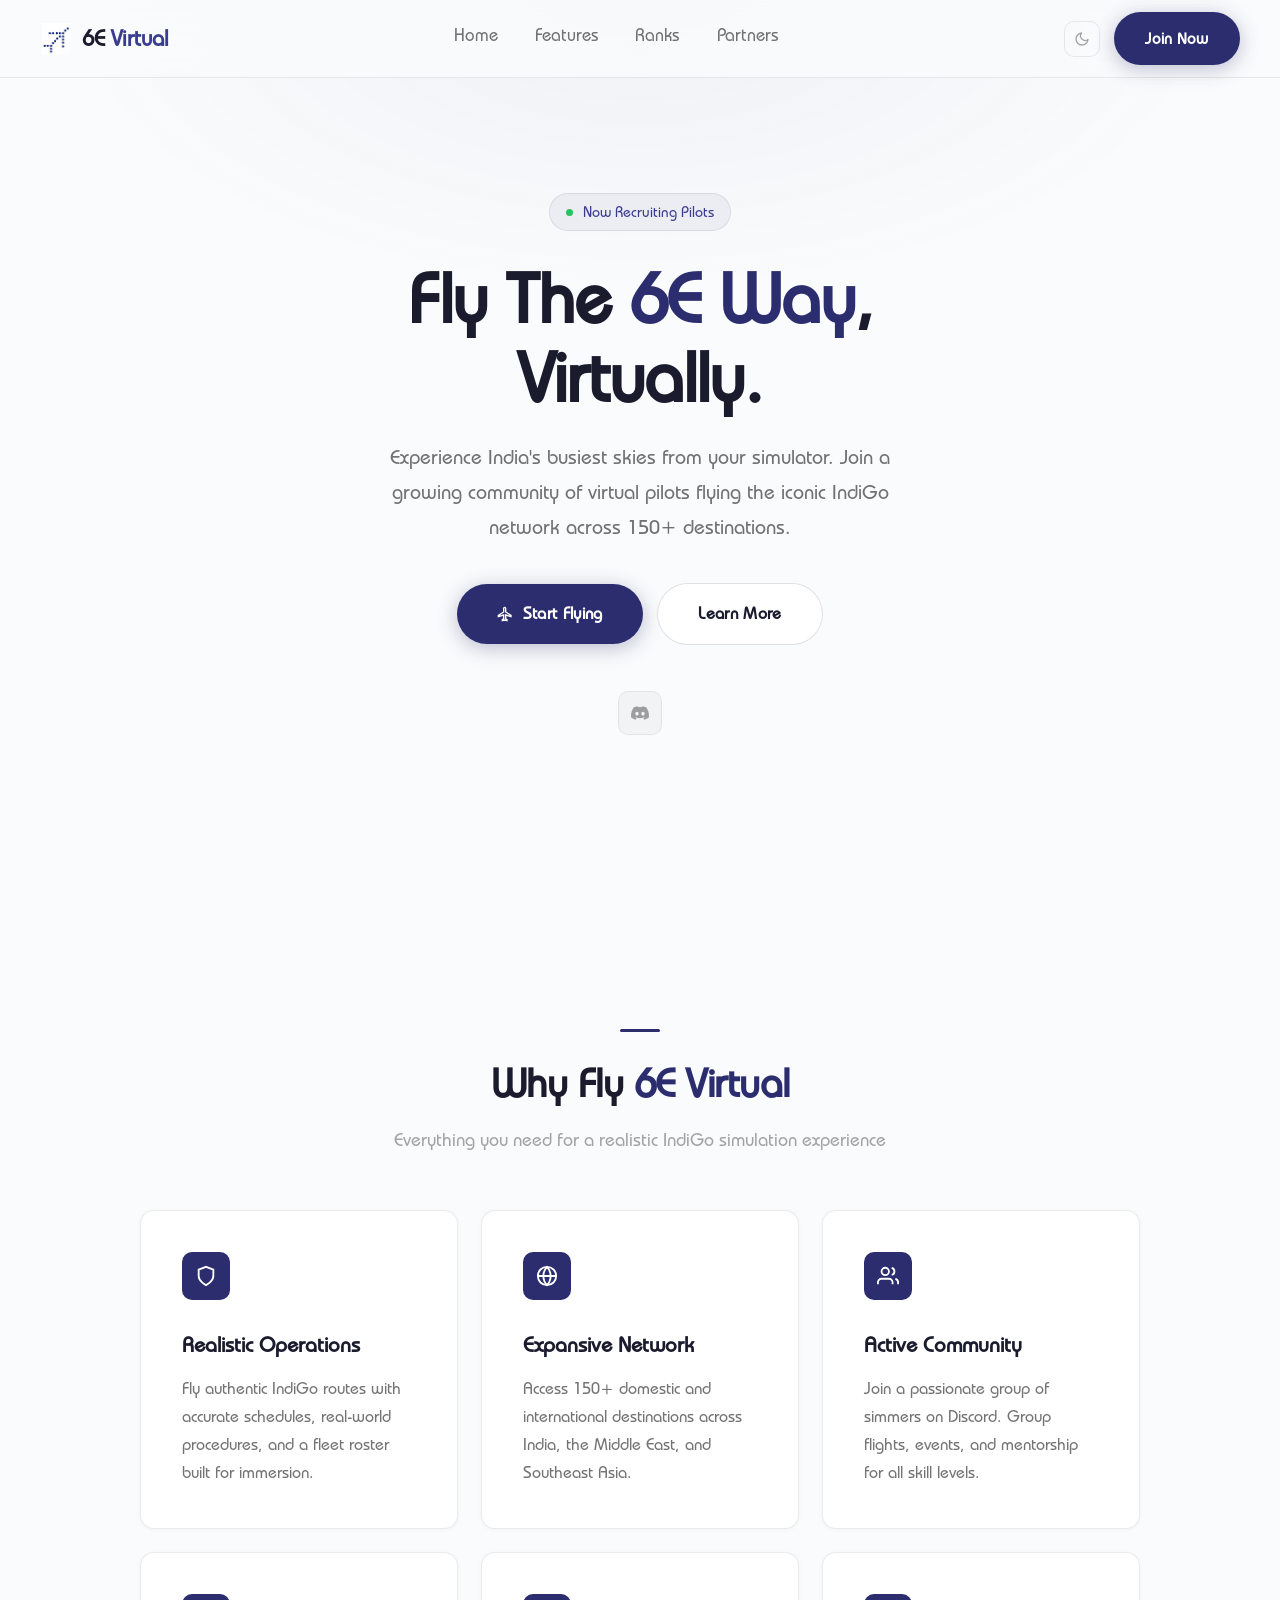
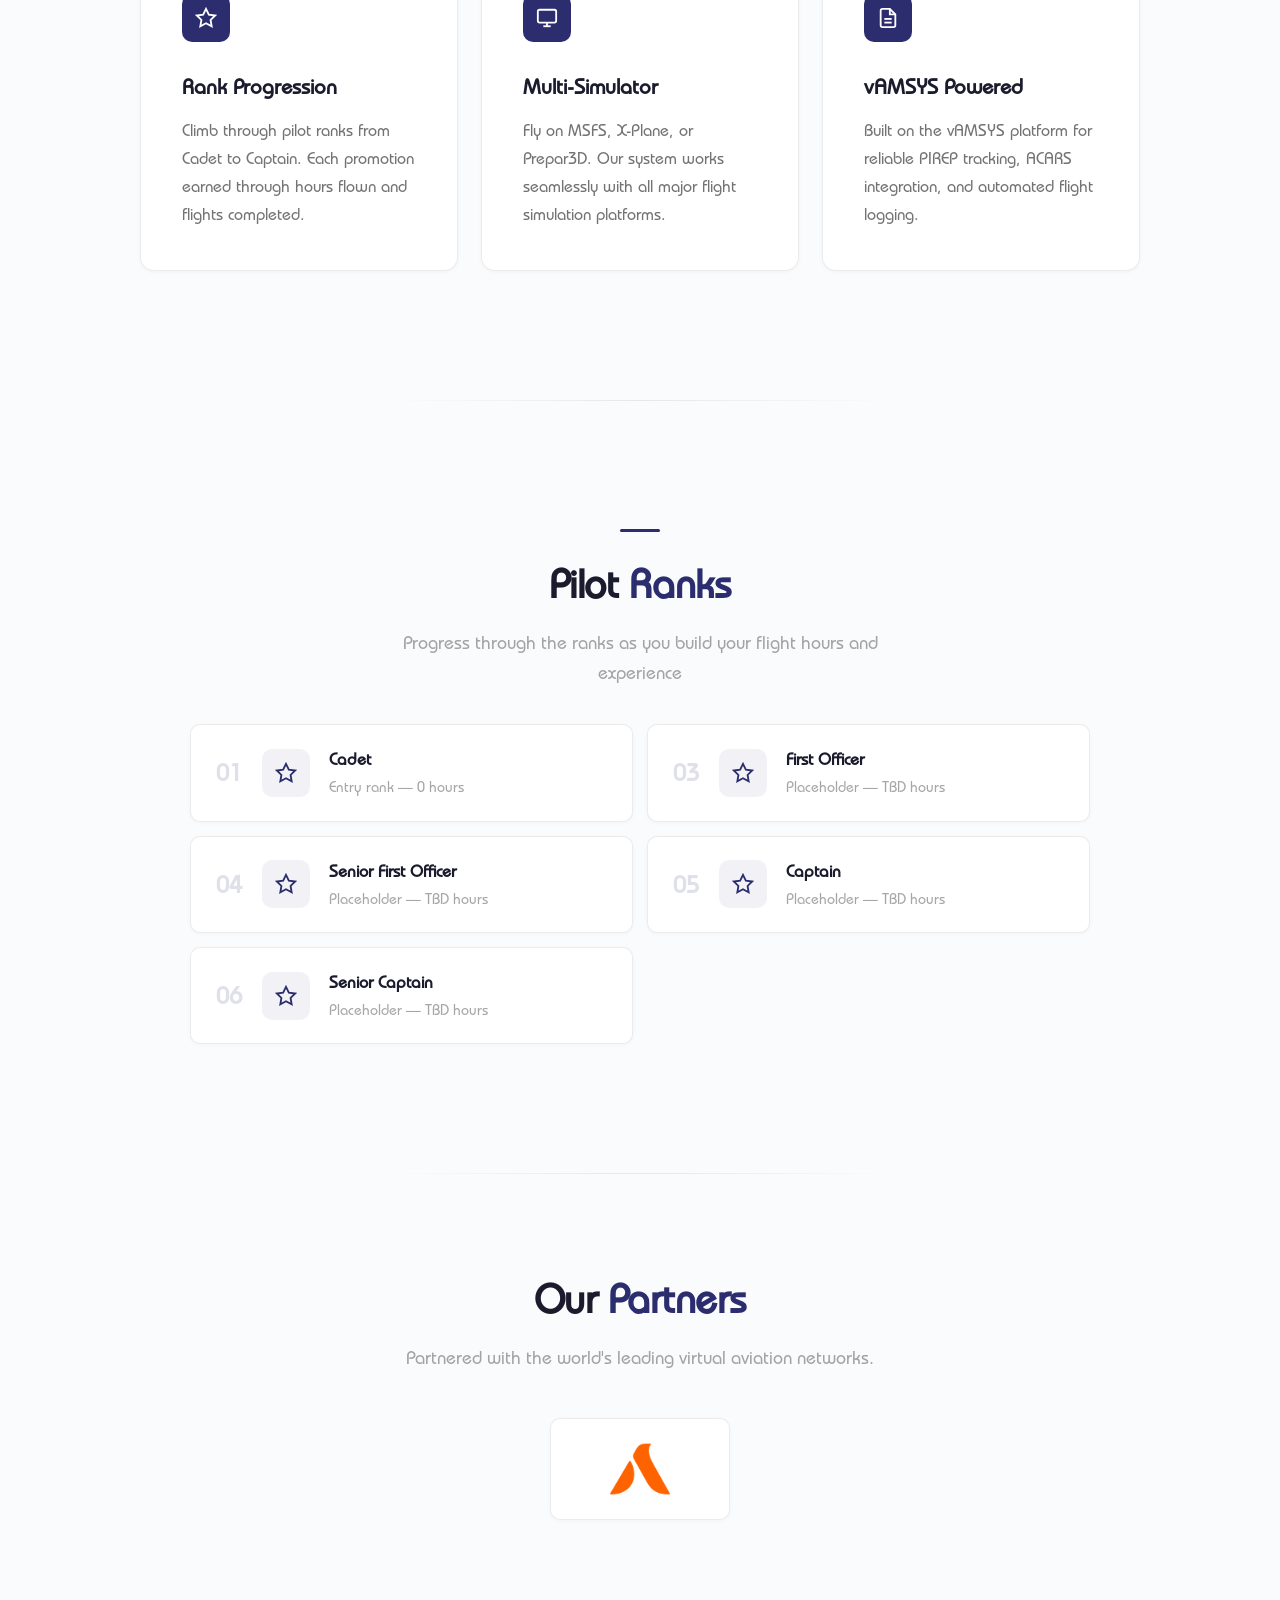
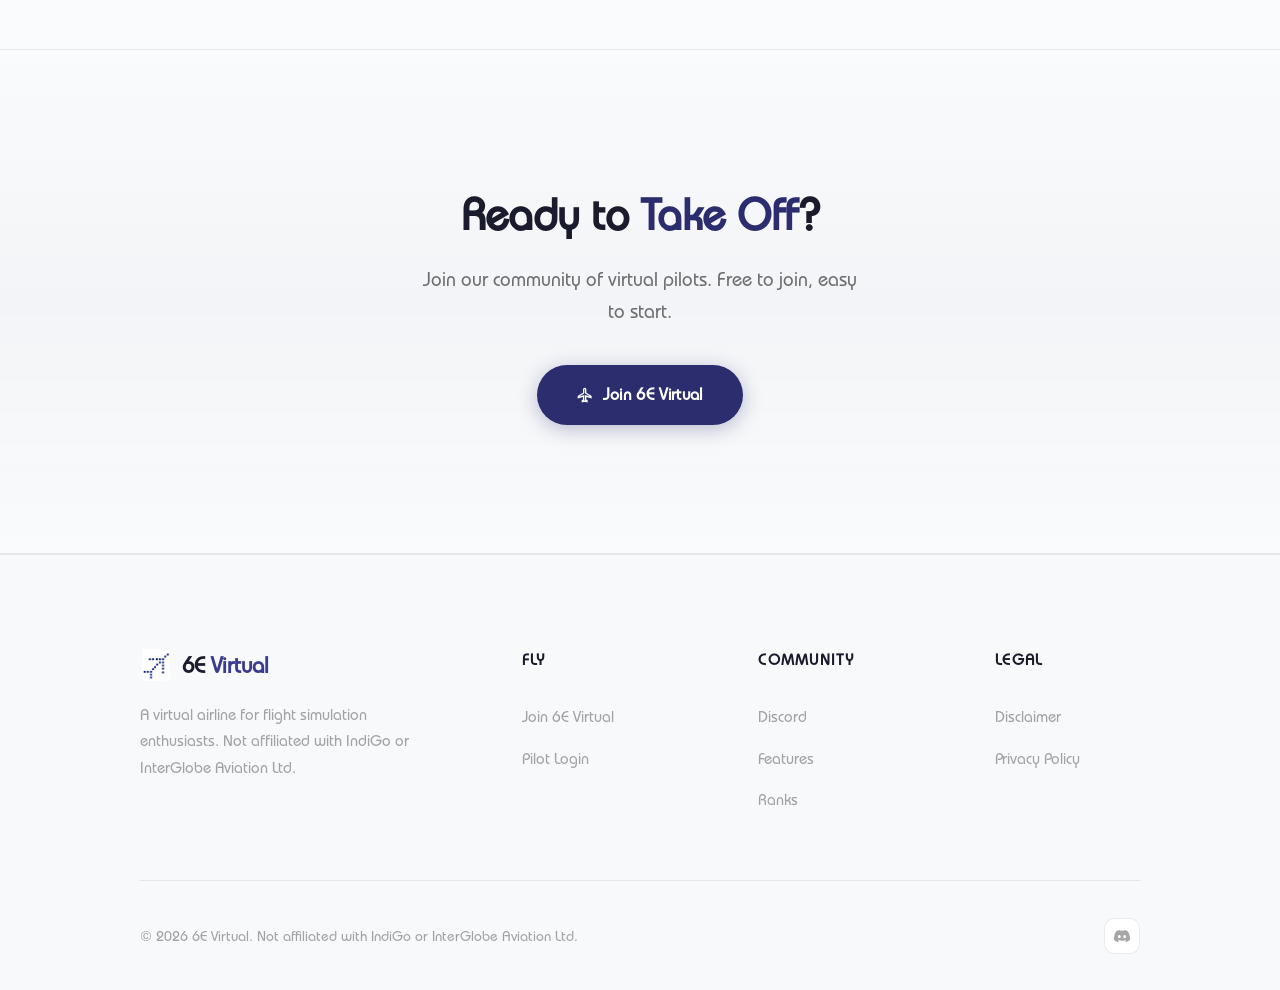
<file: index.html>
<!DOCTYPE html>
<html lang="en" data-theme="dark">
<head>
    <meta charset="UTF-8">
    <meta name="viewport" content="width=device-width, initial-scale=1.0">
    <title>6E Virtual | India's Premier Virtual Airline</title>
    <meta name="description" content="6E Virtual — Experience India's skies in flight simulation. Join our community of virtual aviators flying the IndiGo network.">

    <link rel="apple-touch-icon" sizes="180x180" href="favicon/apple-touch-icon.png">
    <link rel="icon" type="image/png" sizes="32x32" href="favicon/favicon-32x32.png">
    <link rel="icon" type="image/png" sizes="16x16" href="favicon/favicon-16x16.png">
    <link rel="icon" type="image/x-icon" href="favicon/favicon.ico">
    <link rel="manifest" href="favicon/site.webmanifest">

    <script>
        (function() {
            const saved = localStorage.getItem('6e-virtual-theme');
            const theme = saved || (window.matchMedia('(prefers-color-scheme: light)').matches ? 'light' : 'dark');
            document.documentElement.setAttribute('data-theme', theme);
        })();
    </script>

    <!-- Fonts: Bauhaus Medium (local) + Outfit (fallback) + Space Mono -->
    <link rel="preconnect" href="https://fonts.googleapis.com">
    <link rel="preconnect" href="https://fonts.gstatic.com" crossorigin>
    <link href="https://fonts.googleapis.com/css2?family=Outfit:wght@300;400;500;600;700;800&family=Space+Mono:wght@400;700&display=swap" rel="stylesheet">

    <link rel="stylesheet" href="css/variables.css">
    <link rel="stylesheet" href="css/base.css">
    <link rel="stylesheet" href="css/components.css">
    <link rel="stylesheet" href="css/layout.css">
    <link rel="stylesheet" href="css/responsive.css">
    <link rel="stylesheet" href="css/theme.css">
</head>
<body>

    <!-- Background -->
    <div class="bg-atmosphere"></div>

    <!-- ============================================
         Navigation
         ============================================ -->
    <nav id="navbar" style="transition: transform 0.3s ease, background 0.3s ease, box-shadow 0.3s ease;">
        <div class="nav-container">
            <a href="index.html" class="logo">
                <img src="images/logo-dark.png" alt="6E Virtual" class="logo-icon logo-dark">
                <img src="images/logo-light.png" alt="6E Virtual" class="logo-icon logo-light">
                <span class="logo-text">6E <span>Virtual</span></span>
            </a>

            <div class="nav-links">
                <a href="#hero">Home</a>
                <a href="#features">Features</a>
                <a href="#ranks">Ranks</a>
                <!-- <a href="#map">Live Map</a> -->
                <a href="#partners">Partners</a>
            </div>

            <div class="nav-cta">
                <button class="theme-toggle" aria-label="Toggle theme">
                    <svg class="icon-sun" viewBox="0 0 24 24" fill="none" stroke="currentColor" stroke-width="2" stroke-linecap="round" stroke-linejoin="round"><circle cx="12" cy="12" r="5"/><line x1="12" y1="1" x2="12" y2="3"/><line x1="12" y1="21" x2="12" y2="23"/><line x1="4.22" y1="4.22" x2="5.64" y2="5.64"/><line x1="18.36" y1="18.36" x2="19.78" y2="19.78"/><line x1="1" y1="12" x2="3" y2="12"/><line x1="21" y1="12" x2="23" y2="12"/><line x1="4.22" y1="19.78" x2="5.64" y2="18.36"/><line x1="18.36" y1="5.64" x2="19.78" y2="4.22"/></svg>
                    <svg class="icon-moon" viewBox="0 0 24 24" fill="none" stroke="currentColor" stroke-width="2" stroke-linecap="round" stroke-linejoin="round"><path d="M21 12.79A9 9 0 1 1 11.21 3 7 7 0 0 0 21 12.79z"/></svg>
                </button>
                <a href="https://vamsys.io/register/6evirtual" class="btn btn-primary" target="_blank">Join Now</a>
            </div>
        </div>
    </nav>


    <!-- ============================================
         Hero
         ============================================ -->
    <section class="hero" id="hero">
        <div class="hero-content">
            <div class="hero-badge" style="animation: fadeInUp 0.6s ease-out;">
                <span class="pulse"></span>
                Now Recruiting Pilots
            </div>

            <h1>
                Fly The <span class="gradient-text">6E Way</span>,<br>
                Virtually.
            </h1>

            <p class="hero-subtitle">
                Experience India's busiest skies from your simulator. Join a growing community of virtual pilots flying the iconic IndiGo network across 150+ destinations.
            </p>

            <div class="hero-ctas">
                <a href="#" class="btn btn-primary btn-large" target="_blank">
                    <svg viewBox="0 0 24 24" fill="none" stroke="currentColor" stroke-width="2"><path d="M21 16v-2l-8-5V3.5c0-.83-.67-1.5-1.5-1.5S10 2.67 10 3.5V9l-8 5v2l8-2.5V19l-2 1.5V22l3.5-1 3.5 1v-1.5L13 19v-5.5l8 2.5z"/></svg>
                    Start Flying
                </a>
                <a href="#features" class="btn btn-outline btn-large">
                    Learn More
                </a>
            </div>

            <div class="hero-social">
                <a href="https://discord.gg/jCjDeH5Kcd" class="social-link" target="_blank" title="Discord">
                    <svg viewBox="0 0 24 24" fill="currentColor">
                        <path d="M20.317 4.37a19.791 19.791 0 0 0-4.885-1.515.074.074 0 0 0-.079.037c-.21.375-.444.864-.608 1.25a18.27 18.27 0 0 0-5.487 0 12.64 12.64 0 0 0-.617-1.25.077.077 0 0 0-.079-.037A19.736 19.736 0 0 0 3.677 4.37a.07.07 0 0 0-.032.027C.533 9.046-.32 13.58.099 18.057a.082.082 0 0 0 .031.057 19.9 19.9 0 0 0 5.993 3.03.078.078 0 0 0 .084-.028 14.09 14.09 0 0 0 1.226-1.994.076.076 0 0 0-.041-.106 13.107 13.107 0 0 1-1.872-.892.077.077 0 0 1-.008-.128 10.2 10.2 0 0 0 .372-.292.074.074 0 0 1 .077-.01c3.928 1.793 8.18 1.793 12.062 0a.074.074 0 0 1 .078.01c.12.098.246.198.373.292a.077.077 0 0 1-.006.127 12.299 12.299 0 0 1-1.873.892.077.077 0 0 0-.041.107c.36.698.772 1.362 1.225 1.993a.076.076 0 0 0 .084.028 19.839 19.839 0 0 0 6.002-3.03.077.077 0 0 0 .032-.054c.5-5.177-.838-9.674-3.549-13.66a.061.061 0 0 0-.031-.03zM8.02 15.33c-1.183 0-2.157-1.085-2.157-2.419 0-1.333.956-2.419 2.157-2.419 1.21 0 2.176 1.096 2.157 2.42 0 1.333-.956 2.418-2.157 2.418zm7.975 0c-1.183 0-2.157-1.085-2.157-2.419 0-1.333.955-2.419 2.157-2.419 1.21 0 2.176 1.096 2.157 2.42 0 1.333-.946 2.418-2.157 2.418z"/>
                    </svg>                
                </a>
            </div>
        </div>

        <!--<div class="scroll-cue">
            <span>Scroll</span>
            <div class="scroll-cue-line"></div>
        </div>-->
    </section>


    <!-- Ticker
    <div class="ticker-strip">
        <div class="ticker-track">
            <div class="ticker-item"><span class="ticker-dot"></span>MSFS · X-Plane · Prepar3D</div>
            <div class="ticker-item"><span class="ticker-dot"></span>150+ Destinations</div>
            <div class="ticker-item"><span class="ticker-dot"></span>vAMSYS Powered</div>
            <div class="ticker-item"><span class="ticker-dot"></span>A320neo · ATR 72</div>
            <div class="ticker-item"><span class="ticker-dot"></span>Domestic & International</div>
            <div class="ticker-item"><span class="ticker-dot"></span>Free to Join</div>
            <div class="ticker-item"><span class="ticker-dot"></span>Active Discord Community</div>
            <div class="ticker-item"><span class="ticker-dot"></span>SimBrief Integration</div>
            <div class="ticker-item"><span class="ticker-dot"></span>MSFS · X-Plane · Prepar3D</div>
            <div class="ticker-item"><span class="ticker-dot"></span>150+ Destinations</div>
            <div class="ticker-item"><span class="ticker-dot"></span>vAMSYS Powered</div>
            <div class="ticker-item"><span class="ticker-dot"></span>A320neo · ATR 72</div>
            <div class="ticker-item"><span class="ticker-dot"></span>A320neo · ATR 72</div>
            <div class="ticker-item"><span class="ticker-dot"></span>A320neo · ATR 72</div>
            <div class="ticker-item"><span class="ticker-dot"></span>Domestic & International</div>
            <div class="ticker-item"><span class="ticker-dot"></span>Free to Join</div>
            <div class="ticker-item"><span class="ticker-dot"></span>Active Discord Community</div>
            <div class="ticker-item"><span class="ticker-dot"></span>SimBrief Integration</div>
        </div>
    </div> -->


    <!-- ============================================
         Statistics (COMMENTED OUT)
         ============================================ -->
    <!--
    <section class="stats-section" id="stats">...</section>
    -->


    <!-- ============================================
         Live Flight Map (COMMENTED OUT)
         ============================================ -->
    <!--
    <section class="map-section" id="map">...</section>
    -->


    <!-- ============================================
         Features
         ============================================ -->
    <section class="features-section" id="features">
        <div class="section-header reveal" style="flex-direction:column;align-items:center;text-align:center;">
            <div class="section-line"></div>
            <h2 class="section-title">Why Fly <span class="gradient-text">6E Virtual</span></h2>
            <p class="section-subtitle">Everything you need for a realistic IndiGo simulation experience</p>
        </div>

        <div class="features-grid">
            <div class="feature-card reveal reveal-delay-1">
                <div class="feature-icon">
                    <svg viewBox="0 0 24 24" fill="none" stroke="currentColor" stroke-width="2"><path d="M12 22s8-4 8-10V5l-8-3-8 3v7c0 6 8 10 8 10z"/></svg>
                </div>
                <h3>Realistic Operations</h3>
                <p>Fly authentic IndiGo routes with accurate schedules, real-world procedures, and a fleet roster built for immersion.</p>
            </div>

            <div class="feature-card reveal reveal-delay-2">
                <div class="feature-icon">
                    <svg viewBox="0 0 24 24" fill="none" stroke="currentColor" stroke-width="2"><circle cx="12" cy="12" r="10"/><path d="M2 12h20M12 2a15.3 15.3 0 014 10 15.3 15.3 0 01-4 10 15.3 15.3 0 01-4-10A15.3 15.3 0 0112 2z"/></svg>
                </div>
                <h3>Expansive Network</h3>
                <p>Access 150+ domestic and international destinations across India, the Middle East, and Southeast Asia.</p>
            </div>

            <div class="feature-card reveal reveal-delay-3">
                <div class="feature-icon">
                    <svg viewBox="0 0 24 24" fill="none" stroke="currentColor" stroke-width="2"><path d="M17 21v-2a4 4 0 00-4-4H5a4 4 0 00-4 4v2"/><circle cx="9" cy="7" r="4"/><path d="M23 21v-2a4 4 0 00-3-3.87M16 3.13a4 4 0 010 7.75"/></svg>
                </div>
                <h3>Active Community</h3>
                <p>Join a passionate group of simmers on Discord. Group flights, events, and mentorship for all skill levels.</p>
            </div>

            <div class="feature-card reveal reveal-delay-1">
                <div class="feature-icon">
                    <svg viewBox="0 0 24 24" fill="none" stroke="currentColor" stroke-width="2"><polygon points="12 2 15.09 8.26 22 9.27 17 14.14 18.18 21.02 12 17.77 5.82 21.02 7 14.14 2 9.27 8.91 8.26 12 2"/></svg>
                </div>
                <h3>Rank Progression</h3>
                <p>Climb through pilot ranks from Cadet to Captain. Each promotion earned through hours flown and flights completed.</p>
            </div>

            <div class="feature-card reveal reveal-delay-2">
                <div class="feature-icon">
                    <svg viewBox="0 0 24 24" fill="none" stroke="currentColor" stroke-width="2"><rect x="2" y="3" width="20" height="14" rx="2"/><line x1="8" y1="21" x2="16" y2="21"/><line x1="12" y1="17" x2="12" y2="21"/></svg>
                </div>
                <h3>Multi-Simulator</h3>
                <p>Fly on MSFS, X-Plane, or Prepar3D. Our system works seamlessly with all major flight simulation platforms.</p>
            </div>

            <div class="feature-card reveal reveal-delay-3">
                <div class="feature-icon">
                    <svg viewBox="0 0 24 24" fill="none" stroke="currentColor" stroke-width="2"><path d="M14 2H6a2 2 0 00-2 2v16a2 2 0 002 2h12a2 2 0 002-2V8z"/><polyline points="14 2 14 8 20 8"/><line x1="16" y1="13" x2="8" y2="13"/><line x1="16" y1="17" x2="8" y2="17"/></svg>
                </div>
                <h3>vAMSYS Powered</h3>
                <p>Built on the vAMSYS platform for reliable PIREP tracking, ACARS integration, and automated flight logging.</p>
            </div>
        </div>
    </section>


    <!-- Separator -->
    <div class="separator"></div>


    <!-- ============================================
         EFB (COMMENTED OUT)
         ============================================ -->
    <!--
    <section class="efb-section" id="efb">...</section>
    -->


    <!-- ============================================
         Ranks
         ============================================ -->
    <section class="ranks-section" id="ranks">
        <div class="ranks-header reveal">
            <div class="section-line"></div>
            <h2>Pilot <span class="gradient-text">Ranks</span></h2>
            <p>Progress through the ranks as you build your flight hours and experience</p>
        </div>

        <div class="ranks-grid">
            <div class="rank-card reveal reveal-delay-1">
                <div class="rank-number">01</div>
                <div class="rank-icon"><svg viewBox="0 0 24 24" fill="none" stroke="currentColor" stroke-width="2"><polygon points="12 2 15.09 8.26 22 9.27 17 14.14 18.18 21.02 12 17.77 5.82 21.02 7 14.14 2 9.27 8.91 8.26 12 2"/></svg></div>
                <div class="rank-info"><div class="rank-name">Cadet</div><div class="rank-requirements">Entry rank — 0 hours</div></div>
            </div>
            <!--<div class="rank-card reveal reveal-delay-2">
                <div class="rank-number">02</div>
                <div class="rank-icon"><svg viewBox="0 0 24 24" fill="none" stroke="currentColor" stroke-width="2"><polygon points="12 2 15.09 8.26 22 9.27 17 14.14 18.18 21.02 12 17.77 5.82 21.02 7 14.14 2 9.27 8.91 8.26 12 2"/></svg></div>
                <div class="rank-info"><div class="rank-name">Second Officer</div><div class="rank-requirements">Placeholder — TBD hours</div></div>
            </div>-->
            <div class="rank-card reveal reveal-delay-3">
                <div class="rank-number">03</div>
                <div class="rank-icon"><svg viewBox="0 0 24 24" fill="none" stroke="currentColor" stroke-width="2"><polygon points="12 2 15.09 8.26 22 9.27 17 14.14 18.18 21.02 12 17.77 5.82 21.02 7 14.14 2 9.27 8.91 8.26 12 2"/></svg></div>
                <div class="rank-info"><div class="rank-name">First Officer</div><div class="rank-requirements">Placeholder — TBD hours</div></div>
            </div>
            <div class="rank-card reveal reveal-delay-4">
                <div class="rank-number">04</div>
                <div class="rank-icon"><svg viewBox="0 0 24 24" fill="none" stroke="currentColor" stroke-width="2"><polygon points="12 2 15.09 8.26 22 9.27 17 14.14 18.18 21.02 12 17.77 5.82 21.02 7 14.14 2 9.27 8.91 8.26 12 2"/></svg></div>
                <div class="rank-info"><div class="rank-name">Senior First Officer</div><div class="rank-requirements">Placeholder — TBD hours</div></div>
            </div>
            <div class="rank-card reveal reveal-delay-5">
                <div class="rank-number">05</div>
                <div class="rank-icon"><svg viewBox="0 0 24 24" fill="none" stroke="currentColor" stroke-width="2"><polygon points="12 2 15.09 8.26 22 9.27 17 14.14 18.18 21.02 12 17.77 5.82 21.02 7 14.14 2 9.27 8.91 8.26 12 2"/></svg></div>
                <div class="rank-info"><div class="rank-name">Captain</div><div class="rank-requirements">Placeholder — TBD hours</div></div>
            </div>
            <div class="rank-card reveal reveal-delay-6">
                <div class="rank-number">06</div>
                <div class="rank-icon"><svg viewBox="0 0 24 24" fill="none" stroke="currentColor" stroke-width="2"><polygon points="12 2 15.09 8.26 22 9.27 17 14.14 18.18 21.02 12 17.77 5.82 21.02 7 14.14 2 9.27 8.91 8.26 12 2"/></svg></div>
                <div class="rank-info"><div class="rank-name">Senior Captain</div><div class="rank-requirements">Placeholder — TBD hours</div></div>
            </div>
        </div>
    </section>


    <!-- Separator -->
    <div class="separator"></div>


    <!-- ============================================
    PARTNERS SECTION
    Add this before the Footer in index.html
    ============================================ -->

    <!-- Partners Section -->
    <section class="partners-section" id="partners">
        <div class="partners-header">
            <h2>Our <span class="gradient-text">Partners</span></h2>
            <p>Partnered with the world's leading virtual aviation networks.</p>
        </div>
        <div class="partners-grid">
            
            <!-- Partner 1: Golden Age Aviation -->
            <a href="https://www.akasavirtual.com/" class="partner-logo" target="_blank">
                <img src="images/Akasa.png" alt="Akasa Virtual">
            </a>
            
            <!-- Partner 2: Add more partners like this -->
            
            <!--<a href="https://spicejetva.org/" class="partner-logo" target="_blank">
                <img src="Images/Partners/spicejet.png" alt="SpiceJet Virtual">
            </a>-->
        </div>
    </section>


    <!-- ============================================
         CTA
         ============================================ -->
    <section class="cta-banner reveal">
        <h2>Ready to <span class="gradient-text">Take Off</span>?</h2>
        <p>Join our community of virtual pilots. Free to join, easy to start.</p>
        <a href="#" class="btn btn-primary btn-large" target="_blank">
            <svg viewBox="0 0 24 24" fill="none" stroke="currentColor" stroke-width="2"><path d="M21 16v-2l-8-5V3.5c0-.83-.67-1.5-1.5-1.5S10 2.67 10 3.5V9l-8 5v2l8-2.5V19l-2 1.5V22l3.5-1 3.5 1v-1.5L13 19v-5.5l8 2.5z"/></svg>
            Join 6E Virtual
        </a>
    </section>


    <!-- ============================================
         Footer
         ============================================ -->
    <footer>
        <div class="footer-container">
            <div class="footer-grid">
                <div class="footer-brand">
                    <a href="index.html" class="logo">
                        <img src="images/logo-dark.png" alt="6E Virtual" class="logo-icon logo-dark">
                        <img src="images/logo-light.png" alt="6E Virtual" class="logo-icon logo-light">
                        <span class="logo-text">6E <span>Virtual</span></span>
                    </a>
                    <p class="footer-description">A virtual airline for flight simulation enthusiasts. Not affiliated with IndiGo or InterGlobe Aviation Ltd.</p>
                </div>

                <div class="footer-column">
                    <h4>Fly</h4>
                    <ul>
                        <li><a href="https://vamsys.io/register/6evirtual">Join 6E Virtual</a></li>
                        <li><a href="https://vamsys.io/login/6evirtual">Pilot Login</a></li>
                    </ul>
                </div>

                <div class="footer-column">
                    <h4>Community</h4>
                    <ul>
                        <li><a href="https://discord.gg/jCjDeH5Kcd" target="_blank">Discord</a></li>
                        <li><a href="#features">Features</a></li>
                        <li><a href="#ranks">Ranks</a></li>
                    </ul>
                </div>

                <div class="footer-column">
                    <h4>Legal</h4>
                    <ul>
                        <li><a href="disclaimer.html">Disclaimer</a></li>
                        <li><a href="privacypolicy.html">Privacy Policy</a></li>
                    </ul>
                </div>
            </div>

            <div class="footer-bottom">
                <p class="footer-copyright">&copy; 2026 6E Virtual. Not affiliated with IndiGo or InterGlobe Aviation Ltd.</p>
                <div class="footer-social">
                    <a href="https://discord.gg/jCjDeH5Kcd" target="_blank" title="Discord">
                        <svg viewBox="0 0 24 24" fill="currentColor">
                            <path d="M20.317 4.37a19.791 19.791 0 0 0-4.885-1.515.074.074 0 0 0-.079.037c-.21.375-.444.864-.608 1.25a18.27 18.27 0 0 0-5.487 0 12.64 12.64 0 0 0-.617-1.25.077.077 0 0 0-.079-.037A19.736 19.736 0 0 0 3.677 4.37a.07.07 0 0 0-.032.027C.533 9.046-.32 13.58.099 18.057a.082.082 0 0 0 .031.057 19.9 19.9 0 0 0 5.993 3.03.078.078 0 0 0 .084-.028 14.09 14.09 0 0 0 1.226-1.994.076.076 0 0 0-.041-.106 13.107 13.107 0 0 1-1.872-.892.077.077 0 0 1-.008-.128 10.2 10.2 0 0 0 .372-.292.074.074 0 0 1 .077-.01c3.928 1.793 8.18 1.793 12.062 0a.074.074 0 0 1 .078.01c.12.098.246.198.373.292a.077.077 0 0 1-.006.127 12.299 12.299 0 0 1-1.873.892.077.077 0 0 0-.041.107c.36.698.772 1.362 1.225 1.993a.076.076 0 0 0 .084.028 19.839 19.839 0 0 0 6.002-3.03.077.077 0 0 0 .032-.054c.5-5.177-.838-9.674-3.549-13.66a.061.061 0 0 0-.031-.03zM8.02 15.33c-1.183 0-2.157-1.085-2.157-2.419 0-1.333.956-2.419 2.157-2.419 1.21 0 2.176 1.096 2.157 2.42 0 1.333-.956 2.418-2.157 2.418zm7.975 0c-1.183 0-2.157-1.085-2.157-2.419 0-1.333.955-2.419 2.157-2.419 1.21 0 2.176 1.096 2.157 2.42 0 1.333-.946 2.418-2.157 2.418z"/>
                        </svg>                    
                    </a>
                </div>
            </div>
        </div>
    </footer>

    <script src="js/config.js"></script>
    <script src="js/theme.js"></script>
    <script src="js/stats.js"></script>
    <script src="js/main.js"></script>
</body>
</html>
</file>
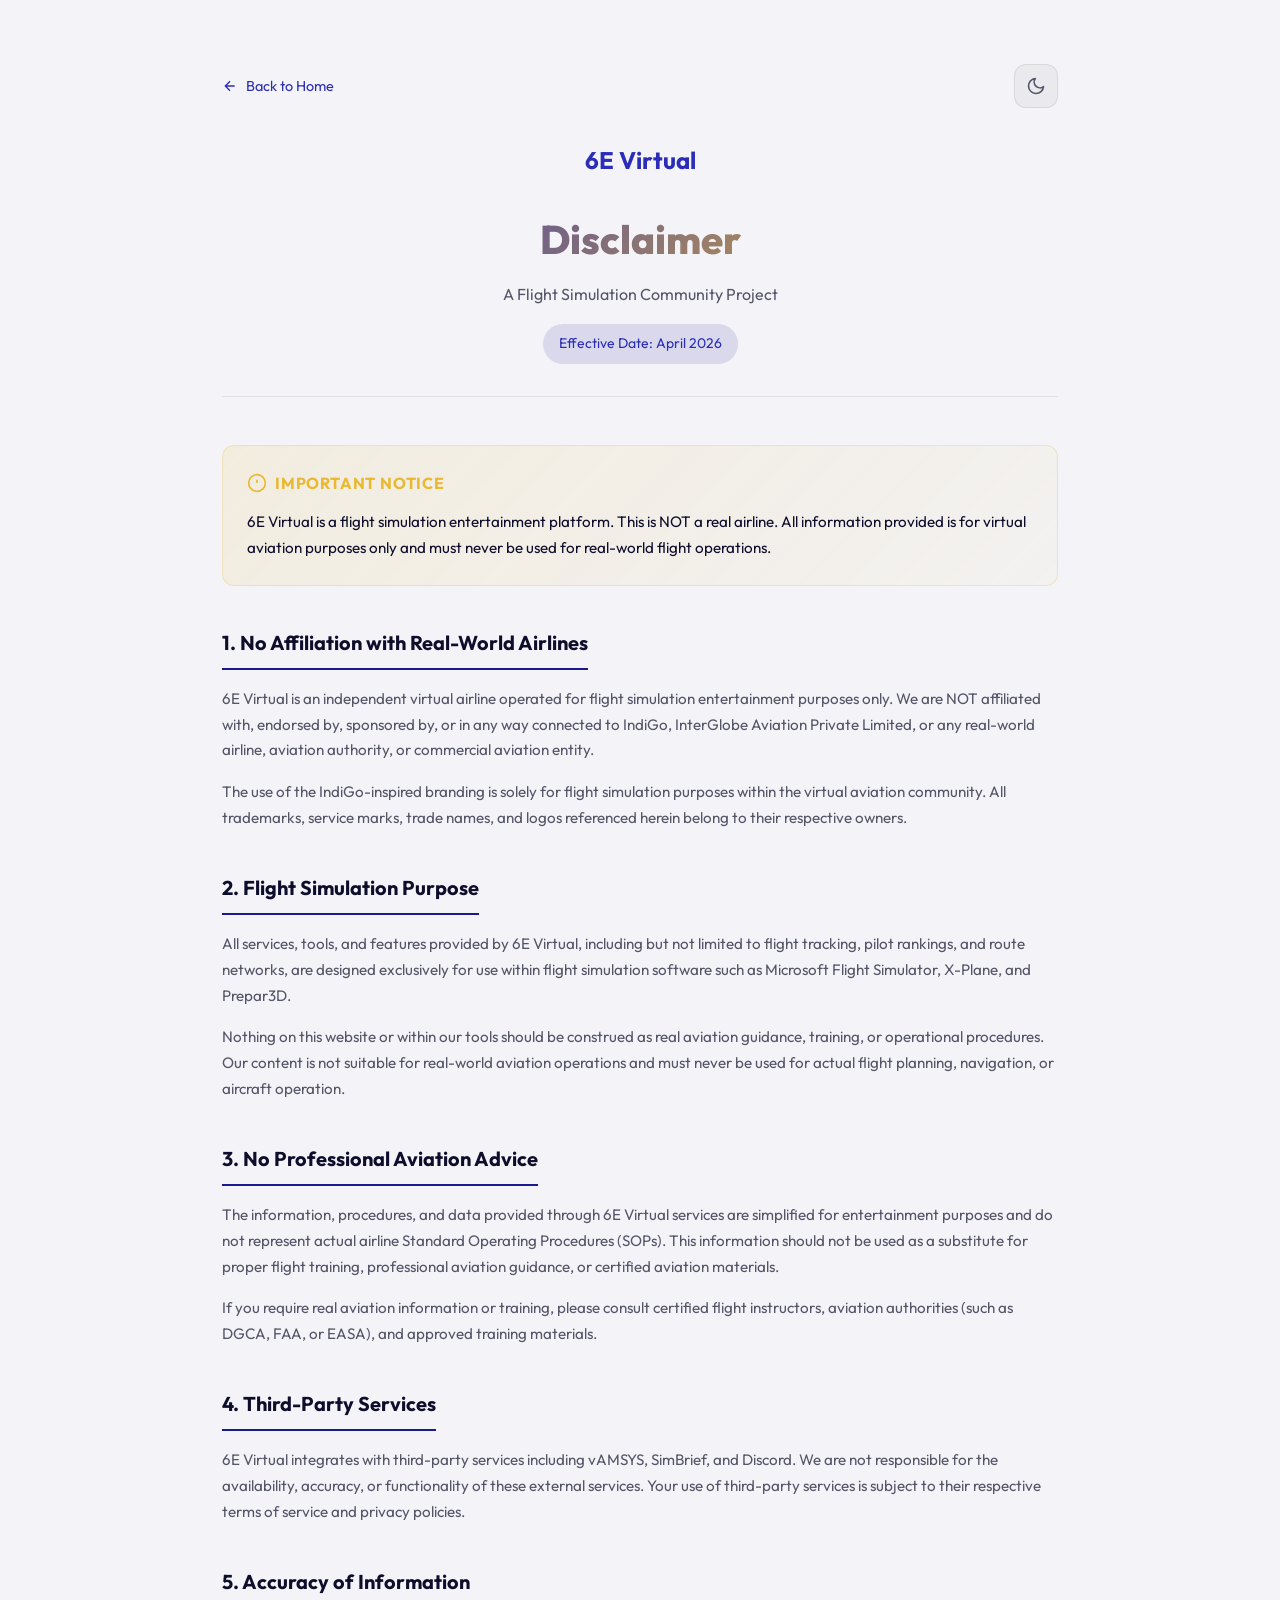
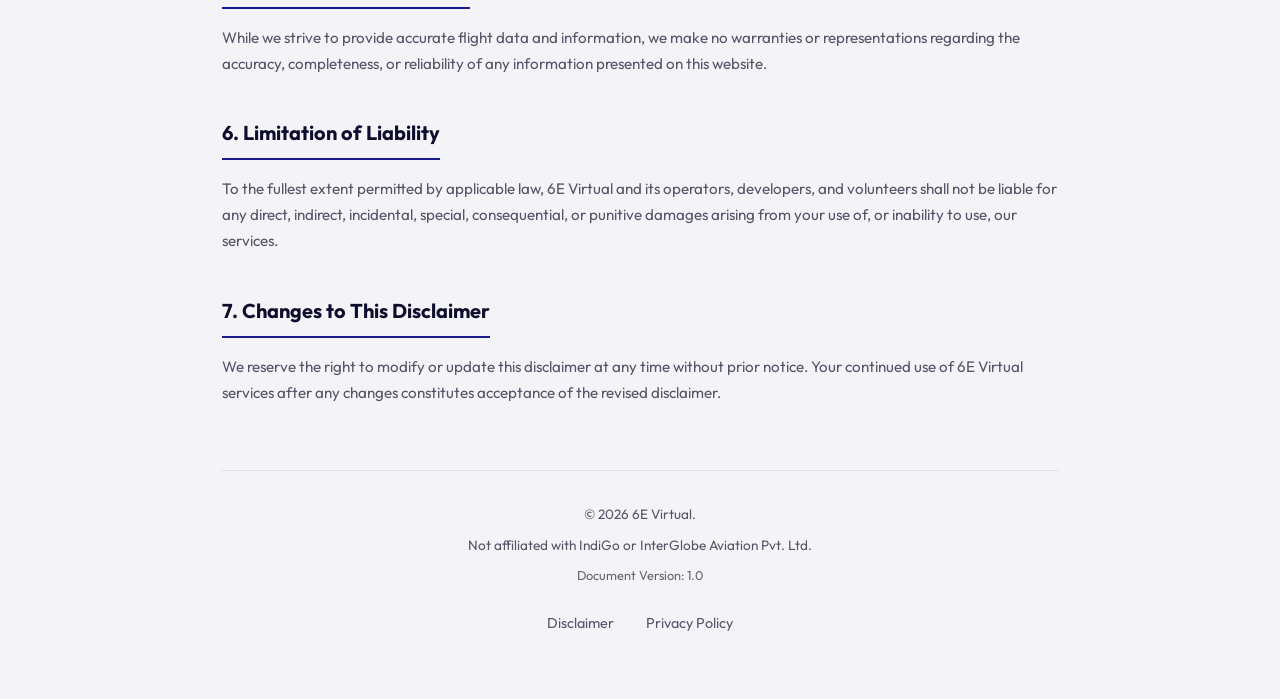
<file: disclaimer.html>
<!DOCTYPE html>
<html lang="en" data-theme="dark">
<head>
    <meta charset="UTF-8">
    <meta name="viewport" content="width=device-width, initial-scale=1.0">
    <title>Disclaimer | 6E Virtual</title>

    <script>
        (function() {
            const saved = localStorage.getItem('6e-virtual-theme');
            const theme = saved || (window.matchMedia('(prefers-color-scheme: light)').matches ? 'light' : 'dark');
            document.documentElement.setAttribute('data-theme', theme);
        })();
    </script>

    <link rel="preconnect" href="https://fonts.googleapis.com">
    <link rel="preconnect" href="https://fonts.gstatic.com" crossorigin>
    <link href="https://fonts.googleapis.com/css2?family=Outfit:wght@300;400;500;600;700;800&family=Space+Mono:wght@400;700&display=swap" rel="stylesheet">
    <link rel="preconnect" href="https://fonts.gstatic.com" crossorigin>
    <link href="https://fonts.googleapis.com/css2?family=DM+Sans:wght@300;400;500;600;700&family=Sora:wght@400;500;600;700;800&display=swap" rel="stylesheet">

    <style>
        :root {
            --primary: #1A1A8E;
            --primary-bright: #2B2DB8;
            --secondary: #E8B931;
            --bg-dark: #06060F;
            --bg-secondary: #0C0C1A;
            --text-primary: #ffffff;
            --text-secondary: #a0a0b8;
            --border-color: rgba(255, 255, 255, 0.08);
        }

        [data-theme="light"] {
            --bg-dark: #F4F4F8;
            --bg-secondary: #EAEAF0;
            --text-primary: #0E0E2C;
            --text-secondary: #555568;
            --border-color: rgba(0, 0, 0, 0.08);
        }

        * { margin: 0; padding: 0; box-sizing: border-box; }

        body {
            font-family: 'Bauhaus Medium', 'Outfit', -apple-system, sans-serif;
            background: var(--bg-dark);
            color: var(--text-primary);
            line-height: 1.7;
            transition: background 0.3s ease, color 0.3s ease;
        }

        .legal-container { max-width: 900px; margin: 0 auto; padding: 4rem 2rem; }

        .top-bar { display: flex; justify-content: space-between; align-items: center; margin-bottom: 2rem; }

        .legal-header {
            text-align: center;
            margin-bottom: 3rem;
            padding-bottom: 2rem;
            border-bottom: 1px solid var(--border-color);
        }

        .legal-header .brand {
            display: flex; align-items: center; justify-content: center;
            gap: 0.75rem; margin-bottom: 1.5rem;
        }

        .legal-header .brand-text {
            font-family: 'Bauhaus Medium', 'Outfit', sans-serif;
            font-size: 1.5rem; font-weight: 700; color: var(--primary-bright);
        }

        .legal-header h1 {
            font-family: 'Bauhaus Medium', 'Outfit', sans-serif;
            font-size: 2.5rem; font-weight: 800; margin-bottom: 0.5rem;
            background: linear-gradient(135deg, var(--primary-bright), var(--secondary));
            -webkit-background-clip: text; -webkit-text-fill-color: transparent; background-clip: text;
        }

        .legal-header .subtitle { color: var(--text-secondary); font-size: 1rem; }

        .effective-date {
            display: inline-block;
            background: rgba(26, 26, 142, 0.12);
            color: var(--primary-bright);
            padding: 0.5rem 1rem; border-radius: 20px;
            font-size: 0.875rem; margin-top: 1rem;
        }

        .important-notice {
            background: linear-gradient(135deg, rgba(232, 185, 49, 0.12), rgba(232, 185, 49, 0.04));
            border: 1px solid rgba(232, 185, 49, 0.25);
            border-radius: 12px; padding: 1.5rem; margin-bottom: 2.5rem;
        }

        .important-notice h3 {
            color: var(--secondary); font-size: 1rem; font-weight: 700;
            text-transform: uppercase; letter-spacing: 0.05em;
            margin-bottom: 0.75rem; display: flex; align-items: center; gap: 0.5rem;
        }

        .important-notice p { color: var(--text-primary); font-size: 0.95rem; }

        .legal-section { margin-bottom: 2.5rem; }

        .legal-section h2 {
            font-family: 'Bauhaus Medium', 'Outfit', sans-serif;
            font-size: 1.25rem; font-weight: 700; color: var(--text-primary);
            margin-bottom: 1rem; padding-bottom: 0.5rem;
            border-bottom: 2px solid var(--primary); display: inline-block;
        }

        .legal-section p { color: var(--text-secondary); margin-bottom: 1rem; font-size: 0.95rem; }
        .legal-section p:last-child { margin-bottom: 0; }

        .back-link {
            display: inline-flex; align-items: center; gap: 0.5rem;
            color: var(--primary-bright); text-decoration: none;
            font-size: 0.9rem; transition: color 0.2s;
        }
        .back-link:hover { color: var(--secondary); }

        .legal-footer {
            margin-top: 4rem; padding-top: 2rem;
            border-top: 1px solid var(--border-color); text-align: center;
        }
        .legal-footer p { color: var(--text-secondary); font-size: 0.85rem; margin-bottom: 0.5rem; }
        .legal-footer .version { color: #666; font-size: 0.8rem; }

        .legal-nav { display: flex; justify-content: center; gap: 2rem; margin-top: 1.5rem; flex-wrap: wrap; }
        .legal-nav a { color: var(--text-secondary); text-decoration: none; font-size: 0.9rem; transition: color 0.2s; }
        .legal-nav a:hover { color: var(--primary-bright); }

        .theme-toggle {
            display: flex; align-items: center; justify-content: center;
            width: 44px; height: 44px;
            background: rgba(255, 255, 255, 0.05);
            border: 1px solid var(--border-color); border-radius: 12px;
            cursor: pointer; transition: all 0.3s ease; color: var(--text-secondary);
        }
        [data-theme="light"] .theme-toggle { background: rgba(0, 0, 0, 0.04); }
        .theme-toggle:hover { background: rgba(26, 26, 142, 0.1); border-color: var(--primary-bright); color: var(--primary-bright); }
        .theme-toggle svg { width: 20px; height: 20px; }
        .theme-toggle .icon-sun { display: block; }
        .theme-toggle .icon-moon { display: none; }
        [data-theme="light"] .theme-toggle .icon-sun { display: none; }
        [data-theme="light"] .theme-toggle .icon-moon { display: block; }

        @media (max-width: 768px) {
            .legal-container { padding: 2rem 1.5rem; }
            .legal-header h1 { font-size: 2rem; }
            .legal-section h2 { font-size: 1.1rem; }
        }
    </style>
</head>
<body>
    <div class="legal-container">
        <div class="top-bar">
            <a href="index.html" class="back-link">
                <svg width="16" height="16" viewBox="0 0 24 24" fill="none" stroke="currentColor" stroke-width="2"><path d="M19 12H5M12 19l-7-7 7-7"/></svg>
                Back to Home
            </a>
            <button class="theme-toggle" aria-label="Toggle theme" onclick="toggleTheme()">
                <svg class="icon-sun" viewBox="0 0 24 24" fill="none" stroke="currentColor" stroke-width="2" stroke-linecap="round" stroke-linejoin="round"><circle cx="12" cy="12" r="5"/><line x1="12" y1="1" x2="12" y2="3"/><line x1="12" y1="21" x2="12" y2="23"/><line x1="4.22" y1="4.22" x2="5.64" y2="5.64"/><line x1="18.36" y1="18.36" x2="19.78" y2="19.78"/><line x1="1" y1="12" x2="3" y2="12"/><line x1="21" y1="12" x2="23" y2="12"/><line x1="4.22" y1="19.78" x2="5.64" y2="18.36"/><line x1="18.36" y1="5.64" x2="19.78" y2="4.22"/></svg>
                <svg class="icon-moon" viewBox="0 0 24 24" fill="none" stroke="currentColor" stroke-width="2" stroke-linecap="round" stroke-linejoin="round"><path d="M21 12.79A9 9 0 1 1 11.21 3 7 7 0 0 0 21 12.79z"/></svg>
            </button>
        </div>

        <header class="legal-header">
            <div class="brand"><span class="brand-text">6E Virtual</span></div>
            <h1>Disclaimer</h1>
            <p class="subtitle">A Flight Simulation Community Project</p>
            <span class="effective-date">Effective Date: April 2026</span>
        </header>

        <div class="important-notice">
            <h3>
                <svg width="20" height="20" viewBox="0 0 24 24" fill="none" stroke="currentColor" stroke-width="2"><circle cx="12" cy="12" r="10"/><line x1="12" y1="8" x2="12" y2="12"/><line x1="12" y1="16" x2="12.01" y2="16"/></svg>
                Important Notice
            </h3>
            <p>6E Virtual is a flight simulation entertainment platform. This is NOT a real airline. All information provided is for virtual aviation purposes only and must never be used for real-world flight operations.</p>
        </div>

        <section class="legal-section">
            <h2>1. No Affiliation with Real-World Airlines</h2>
            <p>6E Virtual is an independent virtual airline operated for flight simulation entertainment purposes only. We are NOT affiliated with, endorsed by, sponsored by, or in any way connected to IndiGo, InterGlobe Aviation Private Limited, or any real-world airline, aviation authority, or commercial aviation entity.</p>
            <p>The use of the IndiGo-inspired branding is solely for flight simulation purposes within the virtual aviation community. All trademarks, service marks, trade names, and logos referenced herein belong to their respective owners.</p>
        </section>

        <section class="legal-section">
            <h2>2. Flight Simulation Purpose</h2>
            <p>All services, tools, and features provided by 6E Virtual, including but not limited to flight tracking, pilot rankings, and route networks, are designed exclusively for use within flight simulation software such as Microsoft Flight Simulator, X-Plane, and Prepar3D.</p>
            <p>Nothing on this website or within our tools should be construed as real aviation guidance, training, or operational procedures. Our content is not suitable for real-world aviation operations and must never be used for actual flight planning, navigation, or aircraft operation.</p>
        </section>

        <section class="legal-section">
            <h2>3. No Professional Aviation Advice</h2>
            <p>The information, procedures, and data provided through 6E Virtual services are simplified for entertainment purposes and do not represent actual airline Standard Operating Procedures (SOPs). This information should not be used as a substitute for proper flight training, professional aviation guidance, or certified aviation materials.</p>
            <p>If you require real aviation information or training, please consult certified flight instructors, aviation authorities (such as DGCA, FAA, or EASA), and approved training materials.</p>
        </section>

        <section class="legal-section">
            <h2>4. Third-Party Services</h2>
            <p>6E Virtual integrates with third-party services including vAMSYS, SimBrief, and Discord. We are not responsible for the availability, accuracy, or functionality of these external services. Your use of third-party services is subject to their respective terms of service and privacy policies.</p>
        </section>

        <section class="legal-section">
            <h2>5. Accuracy of Information</h2>
            <p>While we strive to provide accurate flight data and information, we make no warranties or representations regarding the accuracy, completeness, or reliability of any information presented on this website.</p>
        </section>

        <section class="legal-section">
            <h2>6. Limitation of Liability</h2>
            <p>To the fullest extent permitted by applicable law, 6E Virtual and its operators, developers, and volunteers shall not be liable for any direct, indirect, incidental, special, consequential, or punitive damages arising from your use of, or inability to use, our services.</p>
        </section>

        <section class="legal-section">
            <h2>7. Changes to This Disclaimer</h2>
            <p>We reserve the right to modify or update this disclaimer at any time without prior notice. Your continued use of 6E Virtual services after any changes constitutes acceptance of the revised disclaimer.</p>
        </section>

        <footer class="legal-footer">
            <p>&copy; 2026 6E Virtual.</p>
            <p>Not affiliated with IndiGo or InterGlobe Aviation Pvt. Ltd.</p>
            <p class="version">Document Version: 1.0</p>
            <nav class="legal-nav">
                <a href="disclaimer.html">Disclaimer</a>
                <a href="privacypolicy.html">Privacy Policy</a>
            </nav>
        </footer>
    </div>

    <script>
        function toggleTheme() {
            const current = document.documentElement.getAttribute('data-theme');
            const newTheme = current === 'dark' ? 'light' : 'dark';
            document.documentElement.setAttribute('data-theme', newTheme);
            localStorage.setItem('6e-virtual-theme', newTheme);
        }
    </script>
</body>
</html>
</file>
<file: css/variables.css>
/* ============================================
   6E Virtual - Design Tokens v3.0
   IndiGo Navy + White + Grays
   ============================================ */

:root {
    /* Brand — IndiGo Navy */
    --color-primary: #2B2D6E;
    --color-primary-bright: #3A3D8F;
    --color-primary-dark: #1C1E4A;
    --color-primary-light: rgba(43, 45, 110, 0.08);

    /* Neutrals */
    --white: #FFFFFF;
    --gray-50: #F8F9FA;
    --gray-100: #F1F3F5;
    --gray-200: #E9ECEF;
    --gray-300: #DEE2E6;
    --gray-400: #ADB5BD;
    --gray-500: #868E96;
    --gray-600: #495057;
    --gray-700: #343A40;
    --gray-800: #212529;
    --gray-900: #0D0F12;

    /* Backgrounds */
    --bg-dark: #0A0B14;
    --bg-surface: #10111E;
    --bg-card: rgba(255, 255, 255, 0.03);

    /* Borders */
    --border-color: rgba(255, 255, 255, 0.07);

    /* Text */
    --text-primary: #FFFFFF;
    --text-secondary: rgba(255, 255, 255, 0.6);
    --text-muted: rgba(255, 255, 255, 0.35);

    /* Status */
    --color-success: #22C55E;
    --color-info: #3B82F6;
    --color-warning: #F59E0B;

    /* Typography — Bauhaus Medium (official IndiGo font) */
    --font-primary: 'Bauhaus Medium', 'Outfit', sans-serif;
    --font-body: 'Bauhaus Medium', 'Outfit', sans-serif;
    --font-mono: 'Space Mono', monospace;

    /* Spacing */
    --spacing-xs: 0.5rem;
    --spacing-sm: 1rem;
    --spacing-md: 1.5rem;
    --spacing-lg: 2rem;
    --spacing-xl: 3rem;
    --spacing-2xl: 5rem;
    --spacing-3xl: 7rem;

    /* Radius */
    --radius-sm: 6px;
    --radius-md: 10px;
    --radius-lg: 14px;
    --radius-xl: 20px;
    --radius-full: 50px;

    /* Shadows */
    --shadow-sm: 0 1px 8px rgba(0, 0, 0, 0.15);
    --shadow-md: 0 8px 30px rgba(0, 0, 0, 0.2);
    --shadow-lg: 0 20px 50px rgba(0, 0, 0, 0.3);
    --shadow-primary: 0 4px 20px rgba(43, 45, 110, 0.3);

    /* Transitions */
    --transition-fast: 0.15s ease;
    --transition-base: 0.3s ease;
    --transition-slow: 0.5s cubic-bezier(0.22, 1, 0.36, 1);

    /* Layout */
    --max-width: 1200px;
    --max-width-sm: 1000px;
}
</file>
<file: css/base.css>
/* ============================================
   6E Virtual - Base v3.0
   Clean & Professional
   ============================================ */

/* ============================================
   Custom Font — Bauhaus Medium (IndiGo)
   ============================================ */

@font-face {
    font-family: 'Bauhaus Medium';
    src: url('../fonts/ITC Bauhaus Medium.otf') format('opentype');
    font-weight: 400;
    font-style: normal;
    font-display: swap;
}

*, *::before, *::after { margin: 0; padding: 0; box-sizing: border-box; }
html { scroll-behavior: smooth; font-size: 115%; }

body {
    font-family: var(--font-body);
    background: var(--bg-dark);
    color: var(--text-primary);
    line-height: 1.65;
    overflow-x: hidden;
    -webkit-font-smoothing: antialiased;
    -moz-osx-font-smoothing: grayscale;
}

a { text-decoration: none; color: inherit; }
ul { list-style: none; }
img { max-width: 100%; height: auto; }
button { font-family: var(--font-body); }


/* ============================================
   Background — Subtle single gradient
   ============================================ */

.bg-atmosphere {
    position: fixed; top: 0; left: 0;
    width: 100%; height: 100%;
    z-index: -1; pointer-events: none;
    background: radial-gradient(ellipse 70% 50% at 50% 0%, rgba(43, 45, 110, 0.12), transparent 65%);
}


/* ============================================
   Animations — Restrained
   ============================================ */

@keyframes fadeInUp {
    from { opacity: 0; transform: translateY(25px); }
    to { opacity: 1; transform: translateY(0); }
}

@keyframes fadeIn {
    from { opacity: 0; }
    to { opacity: 1; }
}

@keyframes pulse-dot {
    0%, 100% { opacity: 1; transform: scale(1); }
    50% { opacity: 0.4; transform: scale(1.3); }
}

@keyframes ticker-scroll {
    0% { transform: translateX(0); }
    100% { transform: translateX(-50%); }
}

@keyframes glow-line {
    0%, 100% { opacity: 0.3; }
    50% { opacity: 0.8; }
}


/* ============================================
   Scroll Reveal
   ============================================ */

.reveal {
    opacity: 0;
    transform: translateY(25px);
    transition: opacity 0.6s ease, transform 0.6s ease;
}

.reveal.visible {
    opacity: 1;
    transform: translateY(0);
}

.reveal-delay-1 { transition-delay: 0.08s; }
.reveal-delay-2 { transition-delay: 0.16s; }
.reveal-delay-3 { transition-delay: 0.24s; }
.reveal-delay-4 { transition-delay: 0.32s; }
.reveal-delay-5 { transition-delay: 0.40s; }
.reveal-delay-6 { transition-delay: 0.48s; }


/* ============================================
   Utilities
   ============================================ */

.gradient-text {
    color: var(--color-primary-bright);
}

[data-theme="light"] .gradient-text {
    color: var(--color-primary);
}

.section-line {
    width: 40px; height: 3px;
    background: var(--color-primary);
    border-radius: 2px;
    margin: 0 auto var(--spacing-sm);
}

.separator {
    width: 100%; max-width: 500px;
    height: 1px; margin: 0 auto;
    background: linear-gradient(90deg, transparent, var(--border-color), transparent);
}
</file>
<file: css/components.css>
/* ============================================
   6E Virtual - Components v3.0
   Clean, Professional
   ============================================ */


/* ============================================
   Buttons
   ============================================ */

.btn {
    display: inline-flex;
    align-items: center; justify-content: center;
    gap: 0.5rem;
    padding: 0.75rem 1.7rem;
    border-radius: var(--radius-full);
    font-family: var(--font-primary);
    font-weight: 700; font-size: 0.85rem;
    border: none; cursor: pointer;
    transition: all var(--transition-base);
    letter-spacing: 0.02em;
}

.btn-primary {
    background: var(--color-primary);
    color: var(--white);
    box-shadow: var(--shadow-primary);
}

.btn-primary:hover {
    background: var(--color-primary-bright);
    transform: translateY(-2px);
    box-shadow: 0 8px 28px rgba(43, 45, 110, 0.4);
}

.btn-outline {
    background: transparent;
    border: 1.5px solid var(--border-color);
    color: var(--text-primary);
}

.btn-outline:hover {
    border-color: var(--color-primary);
    color: var(--color-primary-bright);
    background: var(--color-primary-light);
}

.btn-large {
    padding: 0.9rem 2.2rem;
    font-size: 0.9rem;
}

.btn svg { width: 16px; height: 16px; }


/* ============================================
   Feature Cards
   ============================================ */

.feature-card {
    background: var(--bg-surface);
    border: 1px solid var(--border-color);
    border-radius: var(--radius-lg);
    padding: 2.25rem;
    transition: all var(--transition-base);
    position: relative;
}

.feature-card::before {
    content: '';
    position: absolute; top: 0; left: 24px; right: 24px;
    height: 1px;
    background: linear-gradient(90deg, transparent, var(--color-primary), transparent);
    opacity: 0;
    transition: opacity var(--transition-base);
}

.feature-card:hover {
    transform: translateY(-4px);
    border-color: rgba(43, 45, 110, 0.2);
    box-shadow: var(--shadow-md);
}

.feature-card:hover::before { opacity: 0.5; }

.feature-icon {
    width: 48px; height: 48px;
    background: var(--color-primary);
    border-radius: var(--radius-md);
    display: flex; align-items: center; justify-content: center;
    margin-bottom: var(--spacing-md);
}

.feature-icon svg { width: 22px; height: 22px; stroke: var(--white); }

.feature-card h3 {
    font-family: var(--font-primary);
    font-size: 1.15rem; font-weight: 700;
    margin-bottom: 0.6rem;
    color: var(--text-primary);
}

.feature-card p {
    color: var(--text-secondary);
    line-height: 1.7; font-size: 0.9rem;
}


/* ============================================
   Rank Cards
   ============================================ */

.rank-card {
    background: var(--bg-surface);
    border: 1px solid var(--border-color);
    border-radius: var(--radius-md);
    padding: 1.15rem 1.25rem;
    display: flex; align-items: center; gap: 1rem;
    transition: all var(--transition-base);
}

.rank-card:hover {
    border-color: rgba(43, 45, 110, 0.25);
    transform: translateX(4px);
    box-shadow: var(--shadow-sm);
}

.rank-number {
    font-family: var(--font-primary);
    font-size: 1.3rem; font-weight: 700;
    color: rgba(43, 45, 110, 0.25);
    min-width: 30px; flex-shrink: 0;
    text-align: center;
}

.rank-icon {
    width: 48px; height: 48px;
    background: var(--color-primary-light);
    border-radius: var(--radius-md);
    display: flex; align-items: center; justify-content: center;
    flex-shrink: 0; overflow: hidden;
}

.rank-icon svg { width: 22px; height: 22px; color: var(--color-primary); }
.rank-image { width: 100%; height: 100%; object-fit: contain; padding: 5px; }

.rank-info { flex: 1; }

.rank-name {
    font-family: var(--font-primary);
    font-weight: 700; color: var(--text-primary);
    font-size: 0.92rem;
}

.rank-requirements {
    font-size: 0.8rem; color: var(--text-muted);
    margin-top: 1px;
}


/* ============================================
   Badges
   ============================================ */

.hero-badge {
    display: inline-flex; align-items: center;
    gap: var(--spacing-xs);
    padding: 6px 16px;
    border-radius: var(--radius-full);
    font-family: var(--font-body);
    font-size: 0.8rem; font-weight: 500;
    background: var(--color-primary-light);
    border: 1px solid rgba(43, 45, 110, 0.15);
    color: var(--color-primary-bright);
    margin-bottom: var(--spacing-md);
}

.hero-badge .pulse {
    width: 7px; height: 7px;
    background: var(--color-success);
    border-radius: 50%;
    animation: pulse-dot 2s infinite;
}


/* ============================================
   Ticker Strip
   ============================================ */

.ticker-strip {
    width: 100%; overflow: hidden;
    padding: 0.85rem 0;
    border-top: 1px solid var(--border-color);
    border-bottom: 1px solid var(--border-color);
}

.ticker-track {
    display: flex;
    animation: ticker-scroll 45s linear infinite;
    width: max-content;
}

.ticker-item {
    display: flex; align-items: center; gap: 0.6rem;
    padding: 0 2rem;
    white-space: nowrap;
    font-family: var(--font-body);
    font-size: 0.78rem;
    color: var(--text-muted);
    text-transform: uppercase;
    letter-spacing: 0.1em;
}

.ticker-dot {
    width: 3px; height: 3px;
    background: var(--color-primary);
    border-radius: 50%;
}


/* ============================================
   Partner Logos
   ============================================ */

.partner-logo {
    padding: 1.25rem 2.25rem;
    border: 1px solid var(--border-color);
    border-radius: var(--radius-md);
    transition: all var(--transition-base);
    display: flex; align-items: center; justify-content: center;
    max-width: 180px;
    max-height: 180px;
    object-fit: contain;
}

.partner-logo:hover {
    border-color: rgba(43, 45, 110, 0.25);
    transform: translateY(-2px);
    box-shadow: var(--shadow-sm);
}

.partner-name {
    font-family: var(--font-primary);
    font-size: 1rem; font-weight: 600;
    color: var(--text-muted);
    letter-spacing: 0.06em;
}

.partner-logo:hover .partner-name { color: var(--text-secondary); }


/* ============================================
   CTA Banner
   ============================================ */

.cta-banner {
    position: relative;
    padding: var(--spacing-3xl) var(--spacing-lg);
    text-align: center;
}

.cta-banner::before {
    content: '';
    position: absolute; top: 0; left: 0; right: 0; bottom: 0;
    background: linear-gradient(180deg, transparent, rgba(43, 45, 110, 0.06), transparent);
    border-top: 1px solid var(--border-color);
    border-bottom: 1px solid var(--border-color);
}

.cta-banner > * { position: relative; z-index: 1; }

.cta-banner h2 {
    font-family: var(--font-primary);
    font-size: 2.4rem; font-weight: 700;
    margin-bottom: 0.75rem;
    letter-spacing: -0.5px;
}

.cta-banner p {
    color: var(--text-secondary);
    font-size: 1.05rem;
    margin-bottom: var(--spacing-lg);
    max-width: 450px; margin-left: auto; margin-right: auto;
}


/* ============================================
   Flight Cards (map page)
   ============================================ */

.flight-card {
    background: var(--bg-surface);
    border: 1px solid var(--border-color);
    border-radius: var(--radius-md);
    padding: 1rem;
    display: flex; align-items: center; gap: var(--spacing-sm);
    transition: all var(--transition-base);
    cursor: pointer;
}

.flight-card:hover { border-color: var(--color-primary); transform: translateX(3px); }

.flight-icon {
    width: 40px; height: 40px;
    background: var(--color-primary-light);
    border-radius: 50%;
    display: flex; align-items: center; justify-content: center;
    flex-shrink: 0;
}

.flight-icon svg { width: 18px; height: 18px; fill: var(--color-primary); }
.flight-info { flex: 1; min-width: 0; }
.flight-number { font-family: var(--font-mono); font-weight: 700; font-size: 0.9rem; }
.flight-route { color: var(--text-muted); font-size: 0.78rem; }

.flight-status {
    padding: 3px 8px; border-radius: var(--radius-full);
    font-size: 0.68rem; font-weight: 600;
    text-transform: uppercase; flex-shrink: 0;
}

.status-cruise { background: rgba(59,130,246,0.1); color: var(--color-info); }
.status-climb { background: rgba(34,197,94,0.1); color: var(--color-success); }
.status-descent { background: rgba(245,158,11,0.1); color: var(--color-warning); }
</file>
<file: css/layout.css>
/* ============================================
   6E Virtual - Layout v3.0
   ============================================ */


/* ============================================
   Navigation — Clean Fixed Bar
   ============================================ */

nav {
    position: fixed; top: 0; left: 0; right: 0;
    z-index: 1000;
    padding: 0.65rem 2rem;
    background: rgba(10, 11, 20, 0.8);
    backdrop-filter: blur(20px);
    -webkit-backdrop-filter: blur(20px);
    border-bottom: 1px solid var(--border-color);
    transition: background var(--transition-base), box-shadow var(--transition-base);
}

nav.scrolled {
    background: rgba(10, 11, 20, 0.95);
    box-shadow: 0 4px 20px rgba(0, 0, 0, 0.15);
}

.nav-container {
    max-width: var(--max-width);
    margin: 0 auto;
    display: flex; justify-content: space-between; align-items: center;
}

.logo { display: flex; align-items: center; gap: 10px; }
.logo-icon { width: 32px; height: 32px; object-fit: contain; }

.logo-text {
    font-family: var(--font-primary);
    font-size: 1.2rem; font-weight: 700;
    color: var(--text-primary);
}

.logo-text span { color: var(--color-primary-bright); }

.nav-links {
    display: flex;
    align-items: center;
    gap: var(--spacing-lg);
}

.nav-links a {
    color: var(--text-secondary);
    font-weight: 500;
    font-size: 0.95rem;
    transition: color var(--transition-base);
    position: relative;
    padding-bottom: 6px;
}

.nav-links a:hover {
    color: var(--text-primary);
}

.nav-links a::after {
    content: '';
    position: absolute;
    bottom: 0;
    left: 0;
    width: 0;
    height: 2px;
    background: var(--color-primary-bright);
    transition: width var(--transition-base);
}

.nav-links a:hover::after {
    width: 100%;
}


.nav-cta { display: flex; gap: 0.75rem; align-items: center; }


/* ============================================
   Hero
   ============================================ */

.hero {
    min-height: 100vh;
    display: flex; align-items: center; justify-content: center;
    padding: 120px var(--spacing-lg) var(--spacing-2xl);
    position: relative;
}

.hero-content {
    max-width: 720px;
    margin: 0 auto;
    display: flex; flex-direction: column; align-items: center;
    text-align: center;
    position: relative; z-index: 1;
}

.hero h1 {
    font-family: var(--font-primary);
    font-size: clamp(2.5rem, 5.5vw, 4.2rem);
    font-weight: 700;
    line-height: 1.12;
    margin-bottom: 1.25rem;
    letter-spacing: -1px;
    animation: fadeInUp 0.7s ease-out 0.1s both;
}

.hero-subtitle {
    font-family: var(--font-body);
    font-size: 1.1rem;
    color: var(--text-secondary);
    margin-bottom: 2rem;
    max-width: 520px;
    line-height: 1.75;
    animation: fadeInUp 0.7s ease-out 0.2s both;
}

.hero-ctas {
    display: flex; gap: 0.75rem; flex-wrap: wrap;
    justify-content: center; align-items: center;
    animation: fadeInUp 0.7s ease-out 0.35s both;
}

.hero-social {
    display: flex; gap: 0.75rem;
    margin-top: 2.5rem;
    animation: fadeInUp 0.7s ease-out 0.5s both;
}

.social-link {
    display: flex; align-items: center; justify-content: center;
    width: 44px; height: 44px;
    background: rgba(255, 255, 255, 0.04);
    border: 1px solid var(--border-color);
    border-radius: var(--radius-md);
    color: var(--text-muted);
    transition: all var(--transition-base);
}

.social-link:hover {
    background: var(--color-primary-light);
    border-color: var(--color-primary);
    color: var(--color-primary);
    transform: translateY(-2px);
}

.social-link svg { width: 18px; height: 18px; }

/* Scroll cue */
.scroll-cue {
    position: absolute;
    bottom: 2.5rem; left: 50%;
    transform: translateX(-50%);
    display: flex; flex-direction: column; align-items: center; gap: 0.4rem;
    animation: fadeIn 1s ease-out 1.2s both;
}

.scroll-cue span {
    font-family: var(--font-body);
    font-size: 0.65rem; color: var(--text-muted);
    text-transform: uppercase; letter-spacing: 0.2em;
}

.scroll-cue-line {
    width: 1px; height: 32px;
    background: linear-gradient(to bottom, var(--color-primary), transparent);
    animation: glow-line 2.5s ease-in-out infinite;
}


/* ============================================
   Section Headers
   ============================================ */

.section-header {
    max-width: var(--max-width-sm);
    margin: 0 auto var(--spacing-xl);
}

.section-title {
    font-family: var(--font-primary);
    font-size: 2.2rem; font-weight: 700;
    margin-bottom: 0.4rem;
    letter-spacing: -0.5px;
}

.section-subtitle {
    font-family: var(--font-body);
    color: var(--text-muted); font-size: 1rem;
}


/* ============================================
   Features
   ============================================ */

.features-section {
    padding: var(--spacing-3xl) var(--spacing-lg);
}

.features-section .section-header { max-width: var(--max-width-sm); }

.features-grid {
    max-width: var(--max-width-sm);
    margin: 0 auto;
    display: grid;
    grid-template-columns: repeat(3, 1fr);
    gap: 1.25rem;
}


/* ============================================
   Ranks
   ============================================ */

.ranks-section {
    padding: var(--spacing-3xl) var(--spacing-lg);
}

.ranks-header {
    max-width: 900px; margin: 0 auto 2rem;
    text-align: center;
}

.ranks-header h2 {
    font-family: var(--font-primary);
    font-size: 2.2rem; font-weight: 700;
    margin-bottom: 0.5rem; letter-spacing: -0.5px;
}

.ranks-header p {
    font-family: var(--font-body);
    color: var(--text-muted); font-size: 1rem;
    max-width: 480px; margin: 0 auto;
}

.ranks-grid {
    max-width: 900px; margin: 0 auto;
    display: grid; grid-template-columns: repeat(2, 1fr);
    gap: 0.75rem;
}


/* ============================================
   Partners
   ============================================ */

.partners-section {
    padding: var(--spacing-2xl) var(--spacing-lg) var(--spacing-3xl);
}

.partners-header {
    text-align: center; margin-bottom: 2.5rem;
}

.partners-header h2 {
    font-family: var(--font-primary);
    font-size: 2.2rem; font-weight: 700;
    margin-bottom: 0.5rem; letter-spacing: -0.5px;
}

.partners-header p {
    font-family: var(--font-body);
    color: var(--text-muted); font-size: 1rem;
}

.partners-grid {
    display: flex; justify-content: center; align-items: center;
    flex-wrap: wrap; gap: 1.25rem;
    max-width: 800px; margin: 0 auto;
}


/* ============================================
   Footer
   ============================================ */

footer {
    padding: var(--spacing-2xl) var(--spacing-lg) var(--spacing-lg);
    border-top: 1px solid var(--border-color);
}

.footer-container { max-width: var(--max-width-sm); margin: 0 auto; }

.footer-grid {
    display: grid;
    grid-template-columns: 2fr repeat(3, 1fr);
    gap: var(--spacing-2xl);
    margin-bottom: var(--spacing-xl);
}

.footer-brand { max-width: 280px; }
.footer-brand .logo { margin-bottom: var(--spacing-sm); }

.footer-description {
    font-family: var(--font-body);
    color: var(--text-muted); font-size: 0.85rem; line-height: 1.7;
    margin-top: 0.75rem;
}

.footer-column h4 {
    font-family: var(--font-primary);
    color: var(--text-primary);
    font-size: 0.85rem; font-weight: 700;
    margin-bottom: var(--spacing-md);
    text-transform: uppercase; letter-spacing: 0.08em;
}

.footer-column li { margin-bottom: 0.6rem; }

.footer-column a {
    font-family: var(--font-body);
    color: var(--text-muted); font-size: 0.85rem;
    transition: color var(--transition-base);
}

.footer-column a:hover { color: var(--color-primary-bright); }

.footer-bottom {
    display: flex; justify-content: space-between; align-items: center;
    padding-top: var(--spacing-lg);
    border-top: 1px solid var(--border-color);
}

.footer-copyright {
    font-family: var(--font-body);
    color: var(--text-muted); font-size: 0.78rem;
}

.footer-social { display: flex; gap: 0.75rem; }

.footer-social a {
    width: 36px; height: 36px;
    background: rgba(255, 255, 255, 0.03);
    border: 1px solid var(--border-color);
    border-radius: var(--radius-md);
    display: flex; align-items: center; justify-content: center;
    transition: all var(--transition-base);
}

.footer-social a:hover {
    background: var(--color-primary);
    border-color: var(--color-primary);
}

.footer-social svg {
    width: 16px; height: 16px;
    fill: var(--text-muted);
    transition: fill var(--transition-base);
}

.footer-social a:hover svg { fill: white; }
</file>
<file: css/responsive.css>
/* ============================================
   6E Virtual - Responsive v3.0
   ============================================ */

@media (max-width: 1024px) {
    .features-grid { grid-template-columns: repeat(2, 1fr); }
    .footer-grid { grid-template-columns: 1fr 1fr; }
}

@media (max-width: 768px) {
    .nav-links { display: none; }
    nav { padding: 0.6rem 1rem; }

    .hero { padding: 100px 1.25rem var(--spacing-2xl); }
    .hero h1 { font-size: 2.4rem; letter-spacing: -0.5px; }
    .hero-subtitle { font-size: 1rem; }

    .section-header { text-align: center; }
    .section-title { font-size: 1.8rem; }

    .features-grid { grid-template-columns: 1fr; }
    .ranks-grid { grid-template-columns: 1fr; }
    .ranks-header h2 { font-size: 1.8rem; }

    .partners-grid { gap: 0.75rem; }
    .partner-logo { padding: 1rem 1.75rem; }

    .footer-grid { grid-template-columns: 1fr; gap: var(--spacing-lg); }
    .footer-bottom { flex-direction: column; gap: 0.75rem; text-align: center; }

    .scroll-cue { display: none; }
    .cta-banner h2 { font-size: 1.8rem; }
}

@media (max-width: 480px) {
    :root {
        --spacing-lg: 1.5rem;
        --spacing-xl: 2rem;
        --spacing-2xl: 3rem;
        --spacing-3xl: 4rem;
    }

    .hero h1 { font-size: 2rem; }
    .feature-card { padding: 1.5rem; }
    .btn { padding: 0.6rem 1.2rem; font-size: 0.8rem; }
    .btn-large { padding: 0.75rem 1.5rem; font-size: 0.85rem; }
    .partners-grid { flex-direction: column; }
    .partner-logo { width: 100%; max-width: 260px; }
}

@media (prefers-reduced-motion: reduce) {
    *, *::before, *::after {
        animation-duration: 0.01ms !important;
        animation-iteration-count: 1 !important;
        transition-duration: 0.01ms !important;
    }
    html { scroll-behavior: auto; }
    .reveal { opacity: 1; transform: none; }
}
</file>
<file: css/theme.css>
/* ============================================
   6E Virtual - Theme v3.0
   Navy + White Only
   ============================================ */

.theme-toggle {
    display: flex; align-items: center; justify-content: center;
    width: 36px; height: 36px;
    background: rgba(255, 255, 255, 0.04);
    border: 1px solid var(--border-color);
    border-radius: var(--radius-md);
    cursor: pointer;
    transition: all 0.3s ease;
    color: var(--text-muted);
}

.theme-toggle:hover {
    background: var(--color-primary-light);
    border-color: var(--color-primary);
    color: var(--color-primary);
}

.theme-toggle svg { width: 16px; height: 16px; }

.theme-toggle .icon-sun { display: block; }
.theme-toggle .icon-moon { display: none; }
[data-theme="light"] .theme-toggle .icon-sun { display: none; }
[data-theme="light"] .theme-toggle .icon-moon { display: block; }

.logo-dark { display: block; }
.logo-light { display: none; }
[data-theme="light"] .logo-dark { display: none; }
[data-theme="light"] .logo-light { display: block; }


/* ============================================
   Light Theme
   ============================================ */

[data-theme="light"] {
    --bg-dark: #FAFBFC;
    --bg-surface: #FFFFFF;
    --bg-card: rgba(0, 0, 0, 0.02);

    --border-color: rgba(0, 0, 0, 0.08);

    --text-primary: #1A1C2E;
    --text-secondary: rgba(0, 0, 0, 0.55);
    --text-muted: rgba(0, 0, 0, 0.35);

    --color-primary-light: rgba(43, 45, 110, 0.06);
}

[data-theme="light"] nav {
    background: rgba(250, 251, 252, 0.85);
}

[data-theme="light"] nav.scrolled {
    background: rgba(250, 251, 252, 0.97);
}

[data-theme="light"] .bg-atmosphere {
    background: radial-gradient(ellipse 70% 50% at 50% 0%, rgba(43, 45, 110, 0.05), transparent 65%);
}

[data-theme="light"] .feature-card {
    background: var(--white);
    box-shadow: 0 1px 4px rgba(0, 0, 0, 0.04);
}

[data-theme="light"] .feature-card:hover {
    box-shadow: 0 8px 30px rgba(0, 0, 0, 0.06);
}

[data-theme="light"] .rank-card {
    background: var(--white);
    box-shadow: 0 1px 4px rgba(0, 0, 0, 0.03);
}

[data-theme="light"] .rank-card:hover {
    box-shadow: 0 4px 16px rgba(0, 0, 0, 0.06);
}

[data-theme="light"] .rank-number {
    color: rgba(43, 45, 110, 0.15);
}

[data-theme="light"] .partner-logo {
    background: var(--white);
    box-shadow: 0 1px 4px rgba(0, 0, 0, 0.03);
}

[data-theme="light"] .partner-logo:hover {
    box-shadow: 0 4px 16px rgba(0, 0, 0, 0.06);
}

[data-theme="light"] .social-link {
    background: rgba(0, 0, 0, 0.03);
    border-color: rgba(0, 0, 0, 0.06);
}

[data-theme="light"] .btn-outline {
    background: var(--white);
    border-color: rgba(0, 0, 0, 0.12);
}

[data-theme="light"] .cta-banner::before {
    background: linear-gradient(180deg, transparent, rgba(43, 45, 110, 0.03), transparent);
}

[data-theme="light"] footer {
    background: var(--gray-50);
}

[data-theme="light"] .footer-social a {
    background: var(--white);
}

[data-theme="light"] .ticker-strip {
    border-color: rgba(0, 0, 0, 0.06);
}

[data-theme="light"] .hero-badge {
    background: rgba(43, 45, 110, 0.05);
    border-color: rgba(43, 45, 110, 0.1);
}


/* ============================================
   Transitions
   ============================================ */

body, nav, .feature-card, .rank-card,
.flight-card, .btn, .social-link, footer,
.partner-logo, .ticker-strip, .cta-banner {
    transition: background 0.3s ease,
                color 0.3s ease,
                border-color 0.3s ease,
                box-shadow 0.3s ease;
}
</file>
